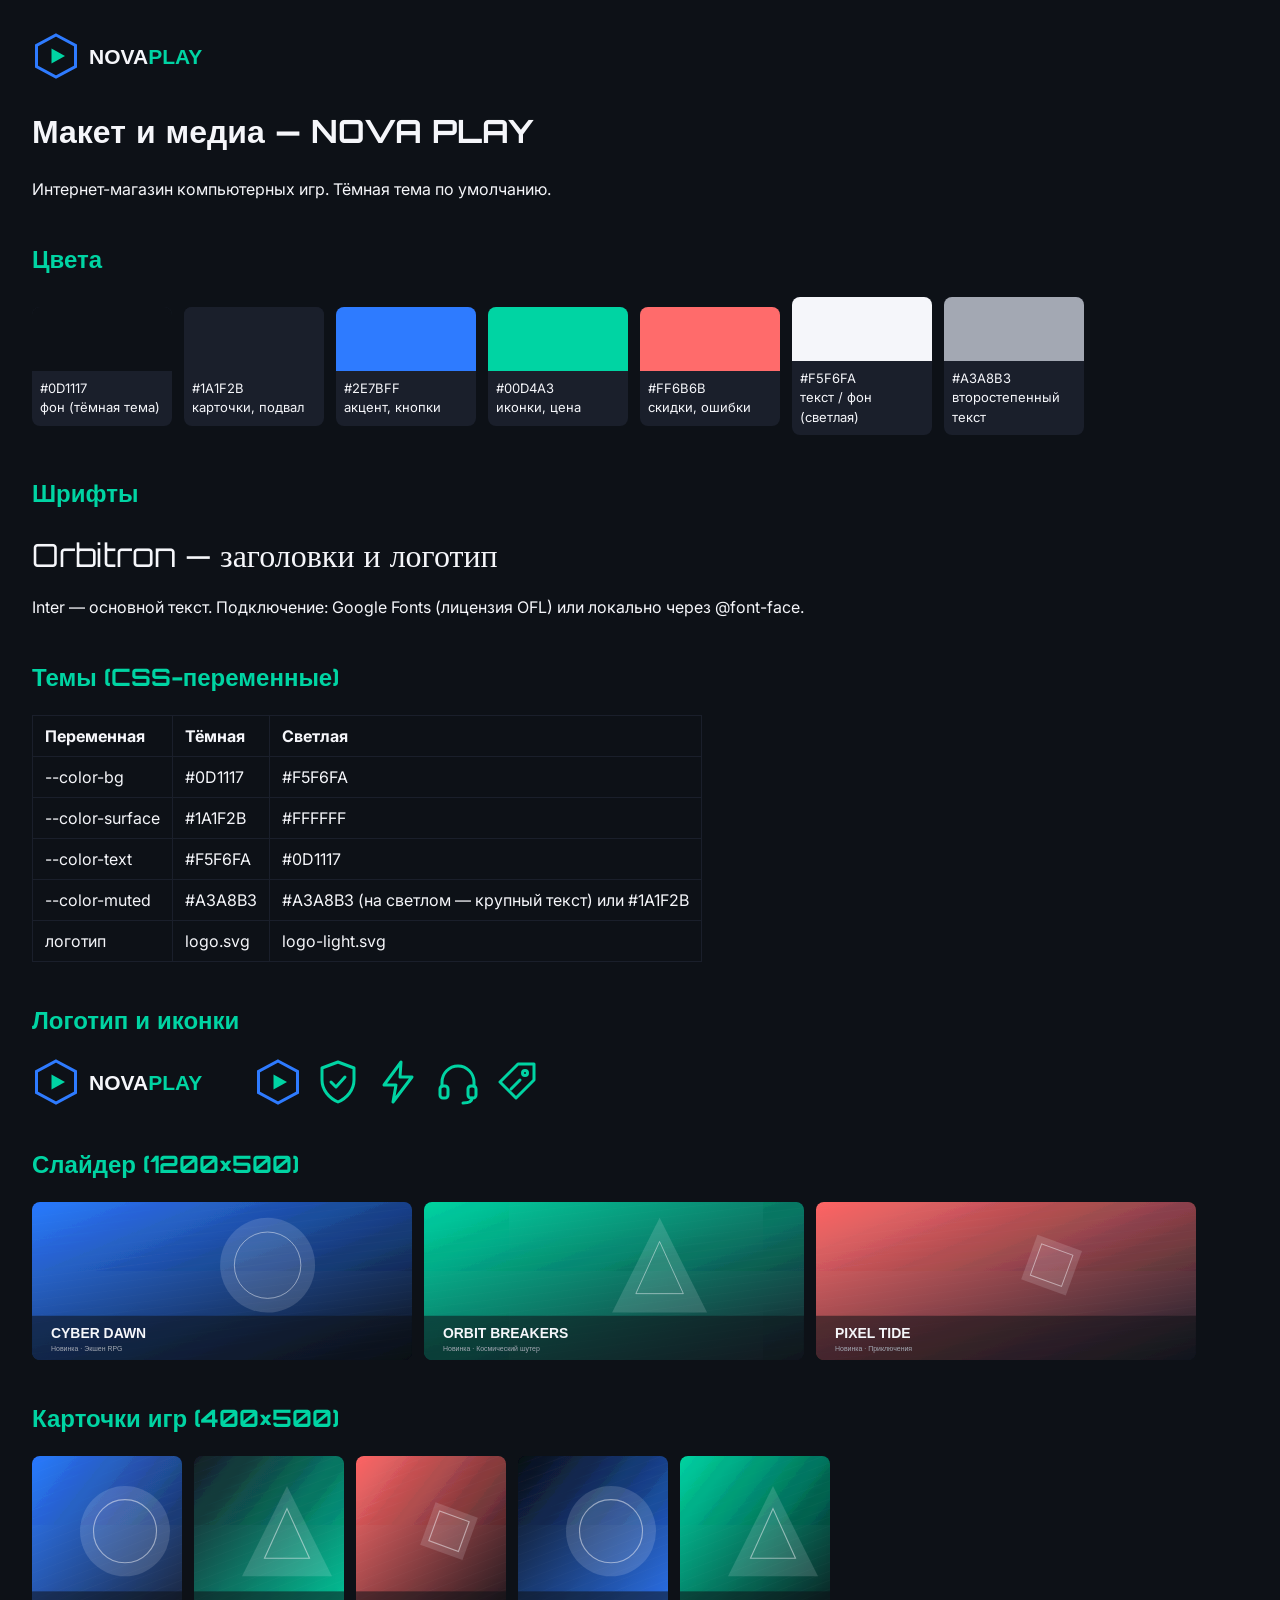
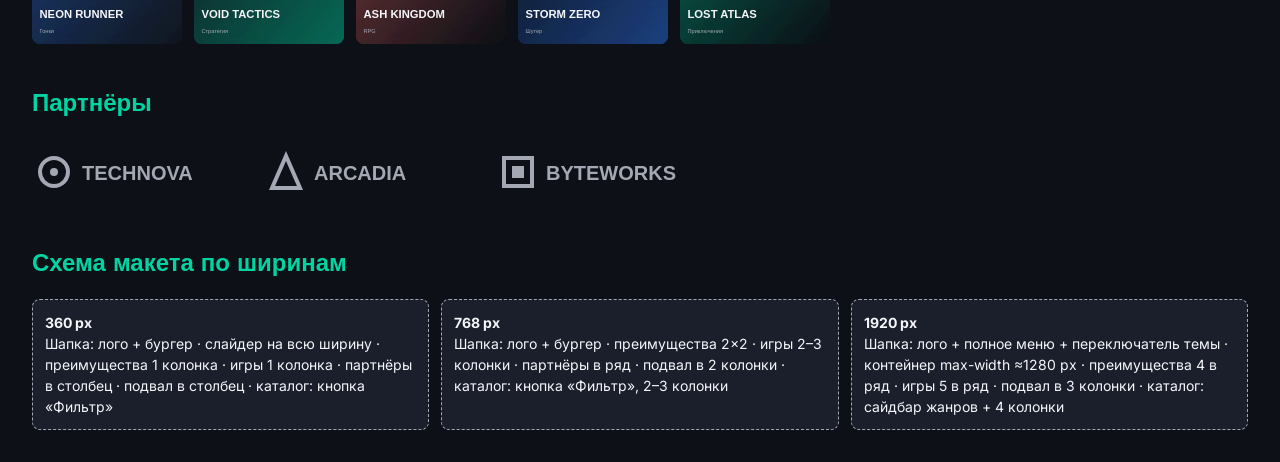
<file: templates/media/design-system.html>
<!doctype html>
<html lang="ru">
  <head>
    <meta charset="utf-8" />
    <meta name="viewport" content="width=device-width,initial-scale=1" />
    <title>NOVA PLAY — макет и стайлгайд</title>
    <link
      href="https://fonts.googleapis.com/css2?family=Inter:wght@400;600&family=Orbitron:wght@500;700&display=swap"
      rel="stylesheet"
    />
    <style>
      body {
        margin: 0;
        padding: 32px;
        background: #0d1117;
        color: #f5f6fa;
        font:
          16px/1.5 Inter,
          sans-serif;
      }
      h1,
      h2 {
        font-family: Orbitron, sans-serif;
      }
      h2 {
        color: #00d4a3;
        margin-top: 40px;
      }
      .row,
      .gal {
        display: flex;
        flex-wrap: wrap;
        gap: 12px;
        align-items: center;
      }
      .sw {
        width: 140px;
        border-radius: 8px;
        overflow: hidden;
        background: #1a1f2b;
      }
      .sw i {
        display: block;
        height: 64px;
      }
      .sw p {
        margin: 8px;
        font-size: 13px;
      }
      img {
        border-radius: 8px;
        max-width: 100%;
      }
      table {
        border-collapse: collapse;
      }
      td,
      th {
        border: 1px solid #1a1f2b;
        padding: 8px 12px;
        text-align: left;
      }
      .wf {
        display: grid;
        gap: 12px;
        grid-template-columns: repeat(auto-fit, minmax(260px, 1fr));
      }
      .wf div {
        background: #1a1f2b;
        border: 1px dashed #a3a8b3;
        border-radius: 8px;
        padding: 12px;
        font-size: 14px;
      }
    </style>
  </head>
  <body>
    <img src="logo/logo.svg" height="48" alt="NOVA PLAY" />
    <h1>Макет и медиа — NOVA PLAY</h1>
    <p>Интернет-магазин компьютерных игр. Тёмная тема по умолчанию.</p>
    <h2>Цвета</h2>
    <div class="row">
      <div class="sw">
        <i style="background: #0d1117"></i>
        <p>#0D1117<br />фон (тёмная тема)</p>
      </div>
      <div class="sw">
        <i style="background: #1a1f2b"></i>
        <p>#1A1F2B<br />карточки, подвал</p>
      </div>
      <div class="sw">
        <i style="background: #2e7bff"></i>
        <p>#2E7BFF<br />акцент, кнопки</p>
      </div>
      <div class="sw">
        <i style="background: #00d4a3"></i>
        <p>#00D4A3<br />иконки, цена</p>
      </div>
      <div class="sw">
        <i style="background: #ff6b6b"></i>
        <p>#FF6B6B<br />скидки, ошибки</p>
      </div>
      <div class="sw">
        <i style="background: #f5f6fa"></i>
        <p>#F5F6FA<br />текст / фон (светлая)</p>
      </div>
      <div class="sw">
        <i style="background: #a3a8b3"></i>
        <p>#A3A8B3<br />второстепенный текст</p>
      </div>
    </div>
    <h2>Шрифты</h2>
    <p style="font-family: Orbitron; font-size: 32px; margin: 0">
      Orbitron — заголовки и логотип
    </p>
    <p>
      Inter — основной текст. Подключение: Google Fonts (лицензия OFL) или
      локально через @font-face.
    </p>
    <h2>Темы (CSS-переменные)</h2>
    <table>
      <tr>
        <th>Переменная</th>
        <th>Тёмная</th>
        <th>Светлая</th>
      </tr>
      <tr>
        <td>--color-bg</td>
        <td>#0D1117</td>
        <td>#F5F6FA</td>
      </tr>
      <tr>
        <td>--color-surface</td>
        <td>#1A1F2B</td>
        <td>#FFFFFF</td>
      </tr>
      <tr>
        <td>--color-text</td>
        <td>#F5F6FA</td>
        <td>#0D1117</td>
      </tr>
      <tr>
        <td>--color-muted</td>
        <td>#A3A8B3</td>
        <td>#A3A8B3 (на светлом — крупный текст) или #1A1F2B</td>
      </tr>
      <tr>
        <td>логотип</td>
        <td>logo.svg</td>
        <td>logo-light.svg</td>
      </tr>
    </table>
    <h2>Логотип и иконки</h2>
    <div class="gal">
      <img src="logo/logo.svg" height="48" alt="" /><img
        src="logo/logo-mark.svg"
        height="48"
        alt=""
      /><img src="icons/shield.svg" alt="" /><img
        src="icons/bolt.svg"
        alt=""
      /><img src="icons/support.svg" alt="" /><img
        src="icons/discount.svg"
        alt=""
      />
    </div>
    <h2>Слайдер (1200×500)</h2>
    <div class="gal">
      <img src="images/slider/slide-1.svg" width="380" alt="" /><img
        src="images/slider/slide-2.svg"
        width="380"
        alt=""
      /><img src="images/slider/slide-3.svg" width="380" alt="" />
    </div>
    <h2>Карточки игр (400×500)</h2>
    <div class="gal">
      <img src="images/games/game-1.svg" width="150" alt="" /><img
        src="images/games/game-2.svg"
        width="150"
        alt=""
      /><img src="images/games/game-3.svg" width="150" alt="" /><img
        src="images/games/game-4.svg"
        width="150"
        alt=""
      /><img src="images/games/game-5.svg" width="150" alt="" />
    </div>
    <h2>Партнёры</h2>
    <div class="gal">
      <img src="images/partners/partner-1.svg" alt="" /><img
        src="images/partners/partner-2.svg"
        alt=""
      /><img src="images/partners/partner-3.svg" alt="" />
    </div>
    <h2>Схема макета по ширинам</h2>
    <div class="wf">
      <div>
        <b>360 px</b><br />Шапка: лого + бургер · слайдер на всю ширину ·
        преимущества 1 колонка · игры 1 колонка · партнёры в столбец · подвал в
        столбец · каталог: кнопка «Фильтр»
      </div>
      <div>
        <b>768 px</b><br />Шапка: лого + бургер · преимущества 2×2 · игры 2–3
        колонки · партнёры в ряд · подвал в 2 колонки · каталог: кнопка
        «Фильтр», 2–3 колонки
      </div>
      <div>
        <b>1920 px</b><br />Шапка: лого + полное меню + переключатель темы ·
        контейнер max-width ≈1280 px · преимущества 4 в ряд · игры 5 в ряд ·
        подвал в 3 колонки · каталог: сайдбар жанров + 4 колонки
      </div>
    </div>
  </body>
</html>
</file>
